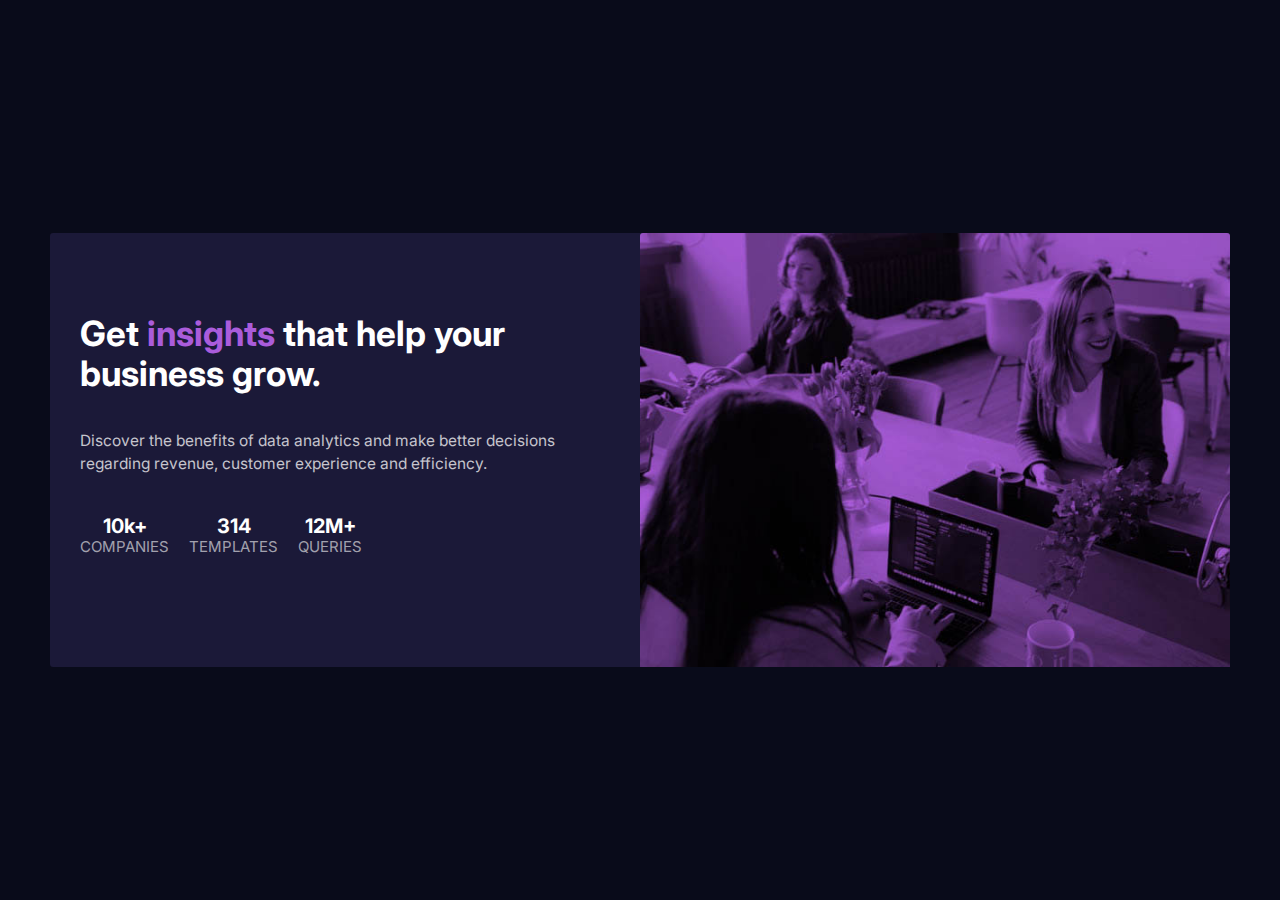
<file: index.html>
<!DOCTYPE html>
<html lang="en">
  <head>
    <meta charset="UTF-8" />
    <meta name="viewport" content="width=device-width, initial-scale=1.0" />
    <link
      rel="icon"
      type="image/png"
      sizes="32x32"
      href="./images/favicon-32x32.png"
    />
    <link rel="stylesheet" href="css/style.css" />
    <link rel="preconnect" href="https://fonts.gstatic.com" />
    <link
      href="https://fonts.googleapis.com/css2?family=Inter:wght@400;700&family=Lexend+Deca&display=swap"
      rel="stylesheet"
    />
    <title>Frontend Mentor | Stats preview card component</title>
  </head>
  <body>
    <div class="container">
      <img
        class="image"
        src="images/image-header-mobile2.jpg"
        alt="A group of women coding"
      />
      <div class="texts">
        <div class="text">
          <h1 class="text__heading">
            Get <span class="accent">insights</span> that help your business
            grow.
          </h1>
          <p class="text__paragraph">
            Discover the benefits of data analytics and make better decisions
            regarding revenue, customer experience and efficiency.
          </p>
        </div>
        <div class="ratingss">
          <div class="ratings">
            <ul class="ratings__content">
              <li class="ratings__heading">10k+</li>
              <li class="ratings__body">companies</li>
            </ul>
          </div>
          <div class="ratings">
            <ul class="ratings__content">
              <li class="ratings__heading">314</li>
              <li class="ratings__body">templates</li>
            </ul>
          </div>
          <div class="ratings">
            <ul class="ratings__content">
              <li class="ratings__heading">12M+</li>
              <li class="ratings__body">queries</li>
            </ul>
          </div>
        </div>
      </div>
    </div>
  </body>
</html>
</file>
<file: css/style.css>
@import './normalize.css';

:root{
    --very-dark-blue: hsl(233, 47%, 7%);
    --Slightly-transparent-white: hsla(0, 0%, 100%, 0.6);
    --slightly-transparent-white: hsla(0, 0%, 100%, 0.75);
    --white: hsl(0, 0%, 100%);
    --dark-desaturated-blue: hsl(244, 38%, 16%);
    --soft-violet: hsl(277, 64%, 61%);
}
html{
    font-size: 62.5%;
}

*, *::before, *::after {
    box-sizing: border-box;
}

body{
    background: var(--very-dark-blue);
    font-family: "Inter";
}

/* Container  */
.container {
    margin: 4rem 2rem;
    background: var(--dark-desaturated-blue);
    border-radius: 0.3rem;
}

/* Ratings */
.ratings {
    display: grid;
    grid-template-rows: repeat(3, 0.4fr);
}
.ratings__content {
    list-style-type: none;
    padding: 0;
    margin: 0;
    text-align: center;
}
.ratings__heading {
    color: var(--white);
    font-size: 2rem;
    font-weight: 700;
}
.ratings__body {
    color: var(--Slightly-transparent-white);
    font-size: 1.5rem;
    text-transform: uppercase;
}

/* Texts  */
.text {
    text-align: center;
    margin: 2rem 0;
    padding: 0 1rem;
}
.text__heading {
    color: var(--white);
    margin: 0;
    font-size: 2rem;
}
.text__paragraph {
    color: var(--slightly-transparent-white);
    line-height: 1.5;
}
.accent {
    color: var(--soft-violet);
}
@media screen and (min-width: 600px) and (max-width: 959px) {
    .text__heading {
        font-size: 3rem;
    }
    .text__paragraph {
        font-size: 1.8rem;
    }
}
/* Grid  */
.grid--1x2 {
    display: grid;
    grid-template-columns: repeat(2, 1fr);
}

@media screen and (min-width: 960px) {
    body{
        height: 100vh;
        display: flex;
        justify-content: center;
        align-items:center;
    }
    .container {
        display: grid;
        grid-template-columns: repeat(2, 1fr);
        grid-template-areas: "box image";
        margin: 0 5rem;
    }
    .texts {
        grid-area: box;
        align-self: center;
        padding-left: 3rem;
    }
    .text {
        text-align: start;
        margin-top: 0;
        padding-left: 0;
    }
    .text__heading {
        font-size: 3.5rem;
        margin-right: 2rem;
    }
    .text__paragraph {
        margin-right: 7rem;
        padding: 2rem 0;
        font-size: 1.55rem;
    }
    .image {
        grid-area: image;
    }
    .ratingss {
        display: flex;
        justify-content:start;
    }
    .ratings {
        margin-right: 2rem;
    }
}
/* Image  */
.image {
    width: 100%;
    object-fit: cover;
    border-radius: 0.3rem 0.3rem 0 0;
}
</file>
